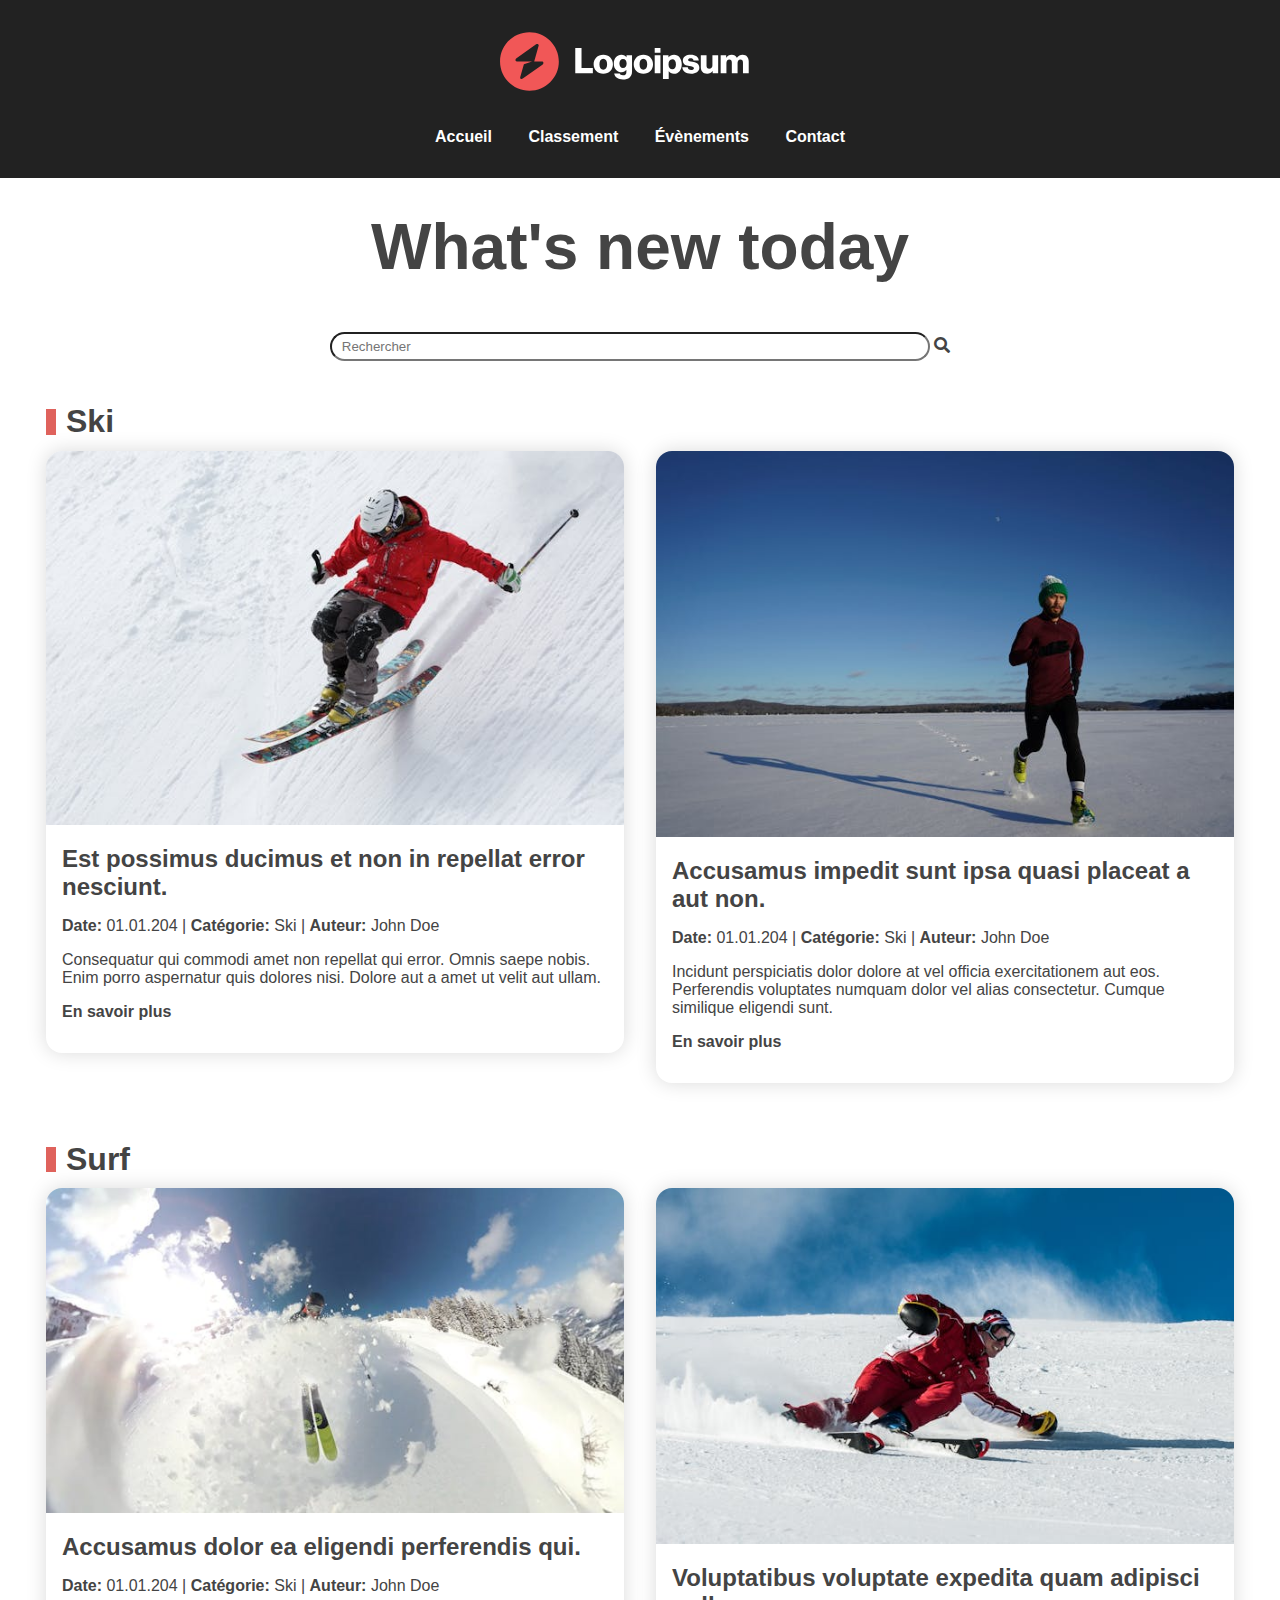
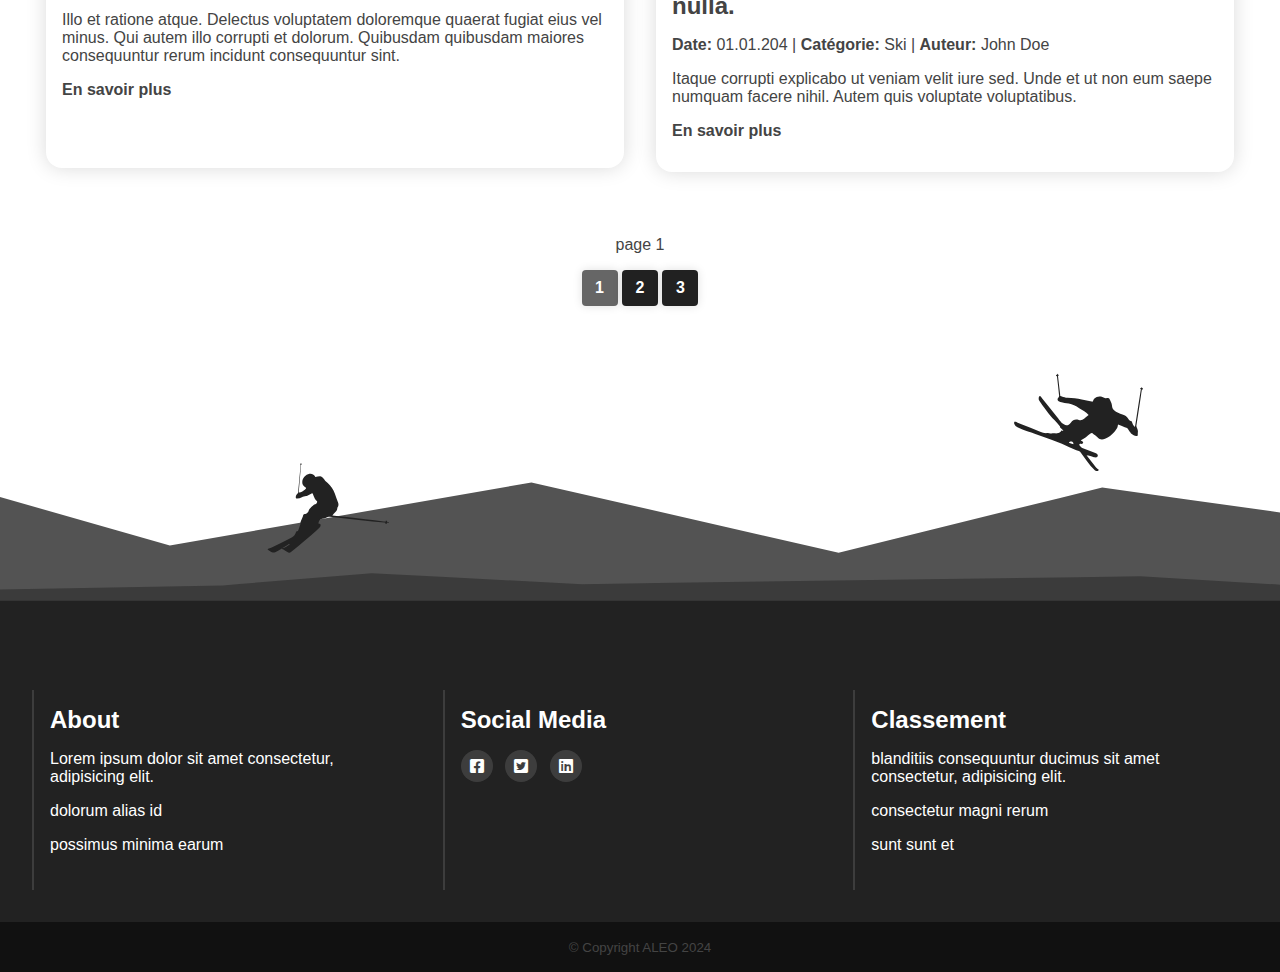
<file: index.html>
<!DOCTYPE html>
<html lang="zxx">

<head>
    <meta charset="UTF-8">
    <meta name="viewport" content="width=device-width, initial-scale=1.0">
    <title>Accueil</title>
    <link rel="icon" href="https://api.dicebear.com/5.x/identicon/svg?seed=Blog-1page" type="image/x-icon">
    <link rel="stylesheet" href="https://cdnjs.cloudflare.com/ajax/libs/font-awesome/5.13.0/css/all.min.css">


    <link rel="stylesheet" href="https://cdnjs.cloudflare.com/ajax/libs/font-awesome/6.5.2/css/all.min.css" integrity="sha512-SnH5WK+bZxgPHs44uWIX+LLJAJ9/2PkPKZ5QiAj6Ta86w+fsb2TkcmfRyVX3pBnMFcV7oQPJkl9QevSCWr3W6A==" crossorigin="anonymous" referrerpolicy="no-referrer" />

    <link rel="stylesheet" href="css/master.css">
</head>

<body>
    <!-- EN-TETE DU SITE -->
    <header>
        <div class="header__container">
            <nav>
                <div>
                    <a id="logo" class="link" href="index.html">
                        <!-- LOGO -->
                        <img src="images/logo.svg" width="100" alt="Logo">
                    </a>
                </div>
                <div>
                    <a class="link" href="index.html">Accueil</a>
                    <a class="link" href="#">Classement</a>
                    <a class="link" href="#">Évènements</a>
                    <a class="link" href="contact.html">Contact</a>
                </div>
            </nav>

        </div>
    </header>
    <!-- CONTENU PRINCIPAL DE LA PAGE (UNIQUE) -->
    <main>
        <h1>What's new today</h1>
        <div>
            <form id="recherche">
                <label for="searchbar">
                    <input id="searchbar" class="searchbar" type="search" placeholder="Rechercher">
                    <i class="fas fa-search fx"></i>
                </label>
            </form>
        </div>
        <section>
            <h2>Ski</h2>
            <div class="container">
                <article class="post">
                    <div class="post__img">

                        <!-- <p>New</p> -->
                        <img src="images/winter-sport-5.jpg" alt="alt text" width="1600"
                            height="900">
                    </div>
                    <div class="post__text">
                        <h3>Est possimus ducimus et non in repellat error nesciunt.</h3>
                        <p class="post__meta">
                            <span><b>Date: </b> 01.01.204</span> |
                            <span><b>Catégorie: </b> <span>Ski</span></span> |
                            <span><b>Auteur: </b> <span>John Doe</span></span>
                        </p>
                        <p class="post__excerpt">
                            Consequatur qui commodi amet non repellat qui error. Omnis saepe nobis. Enim porro
                            aspernatur quis dolores nisi. Dolore aut a amet ut velit aut ullam.
                        </p>
                        <p>
                            <a href="post-1.html">En savoir plus</a>
                        </p>
                    </div>
                </article>
                <article class="post">
                    <div class="post__img">

                        <!-- <p>New</p> -->
                        <img src="images/winter-sport-1.jpg" alt="alt text" width="1600"
                            height="900">
                    </div>
                    <div class="post__text">
                        <h3>Accusamus impedit sunt ipsa quasi placeat a aut non.</h3>
                        <p class="post__meta">
                            <span><b>Date: </b>
                                <time>01.01.204</time>
                            </span> |
                            <span><b>Catégorie: </b> <span>Ski</span></span> |
                            <span><b>Auteur: </b> <span>John Doe</span></span>
                        </p>
                        <p class="post__excerpt">Incidunt perspiciatis dolor dolore at vel officia exercitationem aut
                            eos. Perferendis
                            voluptates numquam dolor vel alias consectetur. Cumque similique eligendi sunt.</p>
                        <p>
                            <a href="#">En savoir plus</a>
                        </p>
                    </div>
                </article>
            </div>
        </section>
        <section>
            <h2>Surf</h2>
            <div class="container">
                <article class="post">
                    <div class="post__img">

                        <!-- <p>New</p> -->
                        <img src="images/winter-sport-3.jpg" alt="alt text" width="1600"
                            height="900">
                    </div>
                    <div class="post__text">
                        <h3>Accusamus dolor ea eligendi perferendis qui.</h3>

                        <p class="post__meta">
                            <span><b>Date: </b> <span>01.01.204</span></span> |
                            <span><b>Catégorie: </b> <span>Ski</span></span> |
                            <span><b>Auteur: </b> <span>John Doe</span></span>
                        </p>
                        <p>Illo et ratione atque. Delectus voluptatem doloremque quaerat fugiat eius vel minus. Qui
                            autem illo
                            corrupti et dolorum. Quibusdam quibusdam maiores consequuntur rerum incidunt consequuntur
                            sint. </p>
                        <p>
                            <a href="#">En savoir plus</a>
                        </p>
                    </div>
                </article>
                <article class="post">
                    <div class="post__img">

                        <!-- <p>New</p> -->
                        <img src="images/winter-sport-4.jpg" alt="alt text" width="1600"
                            height="900">
                    </div>
                    <div class="post__text">
                        <h3>Voluptatibus voluptate expedita quam adipisci nulla.</h3>
                        <p class="post__meta">
                            <span><b>Date:</b> <span>01.01.204</span></span> |
                            <span><b>Catégorie: </b> <span>Ski</span></span> |
                            <span><b>Auteur: </b> <span>John Doe</span></span>
                        </p>
                        <p>Itaque corrupti explicabo ut veniam velit iure sed. Unde et ut non eum saepe numquam facere
                            nihil.
                            Autem quis voluptate voluptatibus.</p>
                        <p>
                            <a href="#">En savoir plus</a>
                        </p>
                    </div>
                </article>
            </div>
        </section>
        <div class="pagination">
            <p class="pages__title">page 1</p>
            <div class="pages">
                <a href="index.html" class="pages__button radius fx active">
                    <p>1</p>
                </a>
                <a href="#" class="pages__button radius fx">
                    <p>2</p>
                </a>
                <a href="#" class="pages__button radius fx">
                    <p>3</p>
                </a>
            </div>
        </div>
    </main>

    <div class="design">
    </div>

    <!-- PIED DE PAGE -->
    <footer>

        <div class="footer__container">
            <section>
                <h3>About</h3>
                <p>Lorem ipsum dolor sit amet consectetur, adipisicing elit. </p>
                <p>dolorum alias id</p>
                <p>possimus minima earum</p>
            </section>
            <section>
                <h3>Social Media</h3>
                <div class="rs">
                    <span class="rs__icon">
                        <i class="fab fa-facebook-square"></i>
                    </span>
                    <span class="rs__icon">
                        <i class="fab fa-twitter-square"></i>
                    </span>
                    <span class="rs__icon">
                        <i class="fab fa-linkedin"></i>
                    </span>
                </div>
            </section>
            <section>
                <h3>Classement</h3>
                <p>blanditiis consequuntur ducimus sit amet consectetur, adipisicing elit. </p>
                <p>consectetur magni rerum</p>
                <p>sunt sunt et</p>
            </section>
        </div>

        <p class="footer__copyright"><small>© Copyright ALEO 2024 </small></p>

    </footer>
</body>

</html>
</file>
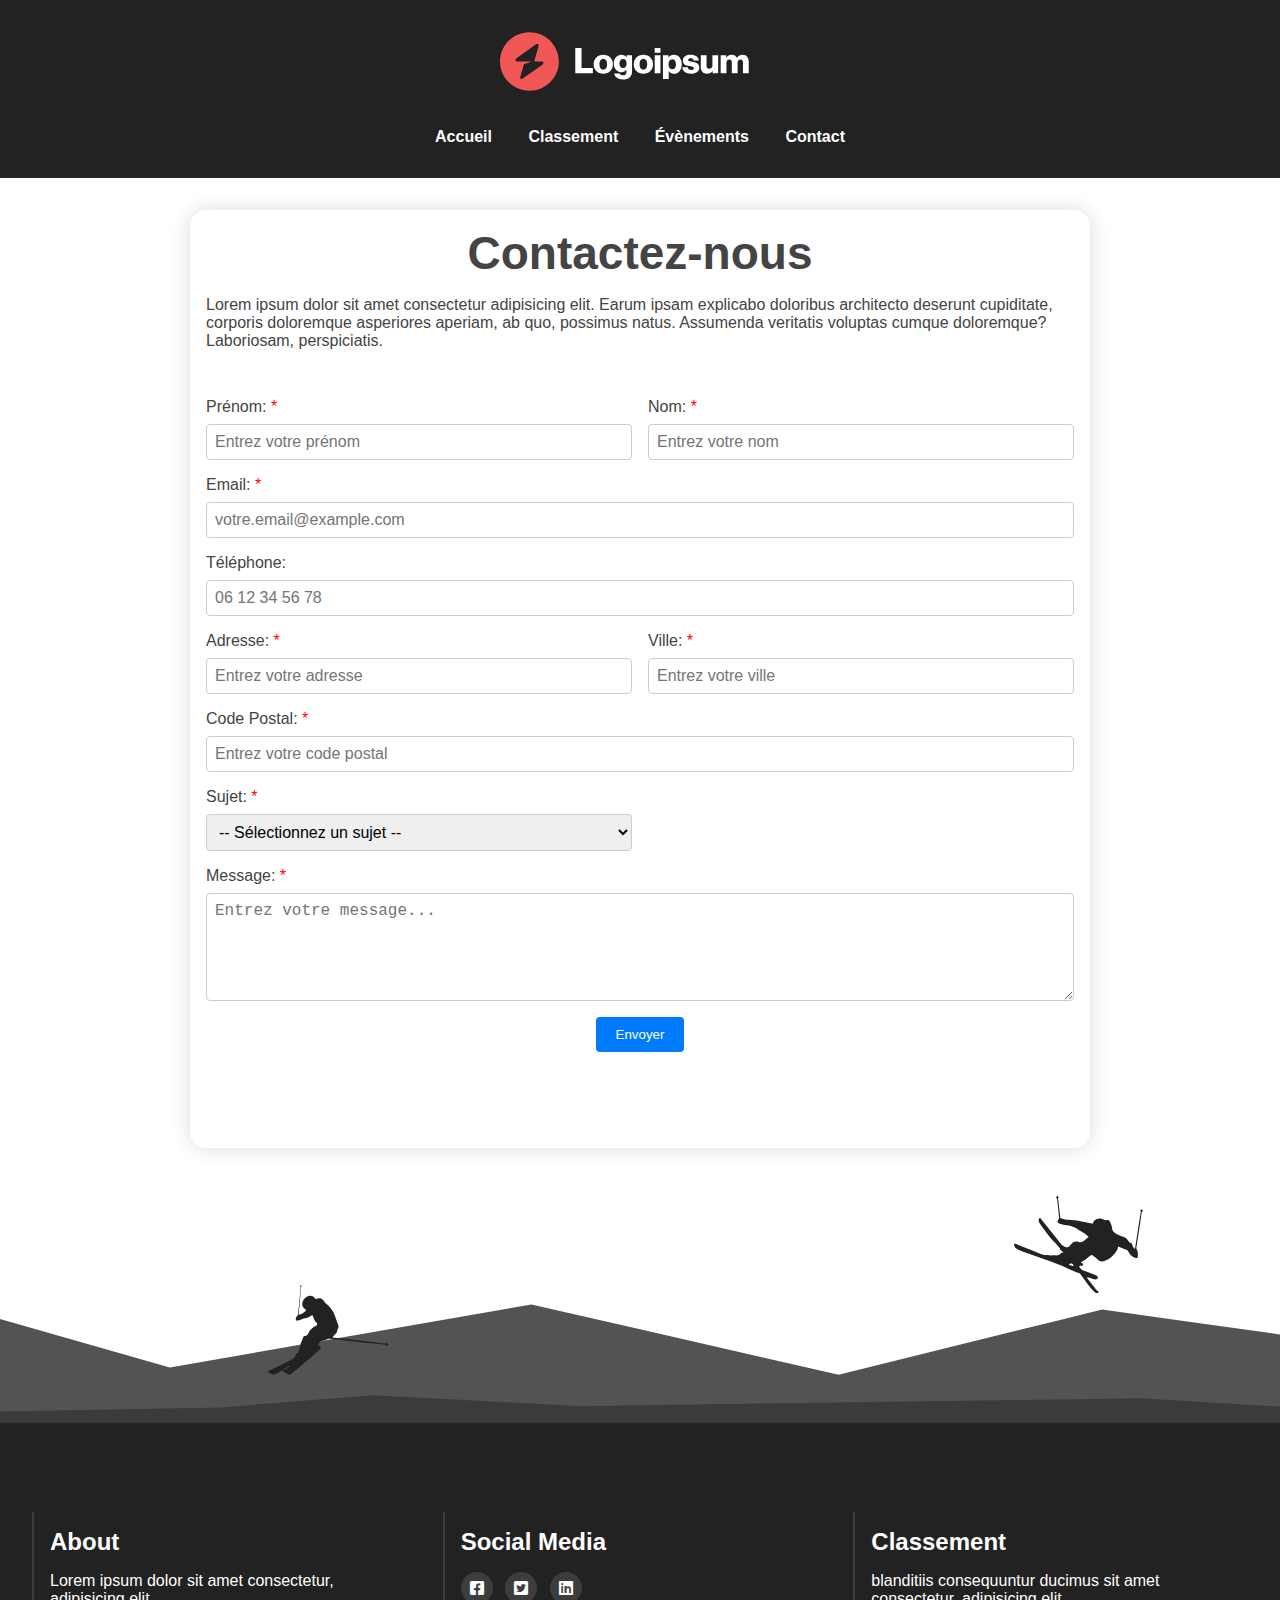
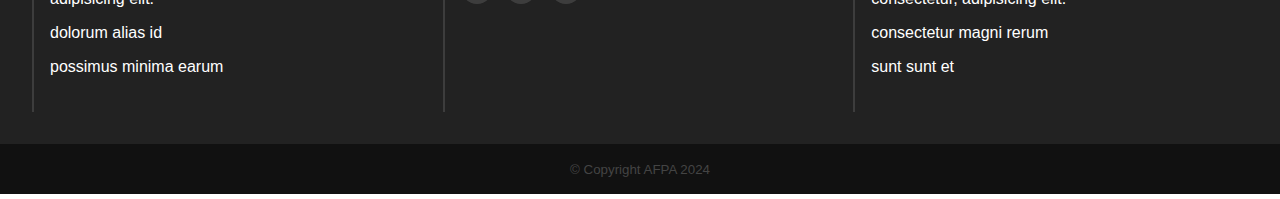
<file: contact.html>
<!DOCTYPE html>
<html lang="zxx">

<head>
  <meta charset="UTF-8" />
  <meta name="viewport" content="width=device-width, initial-scale=1.0" />
  <title>Event</title>
  <link rel="icon" href="https://api.dicebear.com/5.x/identicon/svg?seed=Blog-1page" type="image/x-icon" />
  <link rel="stylesheet" href="https://cdnjs.cloudflare.com/ajax/libs/font-awesome/5.13.0/css/all.min.css" />
  <link rel="stylesheet" href="css/master.css" />
  <style>
    .d-flex {
      display: flex;
    }

    .fd-col {
      flex-direction: column;
    }

    .flex-wrap {
      flex-wrap: wrap;
    }

    .jc-c {
      justify-content: center;
    }

    .ai-c {
      align-items: center;
    }

    .g-8 {
      gap: 8px;
    }

    .g-16 {
      gap: 16px;
    }

    .flex-1 {
      flex: 1;
    }

    .f-1-1-300 {
      flex: 1 1 300px;
    }

    .p-16 {
      padding: 16px;
    }

    .w-full {
      width: 100%;
    }

    .btn {
      padding: 10px 20px;
      background-color: #007bff;
      color: white;
      border: none;
      border-radius: 4px;
      cursor: pointer;
      transition: background-color 0.3s;
    }

    .btn:hover {
      background-color: #0056b3;
    }

    label {
      text-align: left;
    }

    input,
    textarea,
    select {
      padding: 8px;
      border: 1px solid #ccc;
      border-radius: 4px;
      font-size: 16px;
    }
  </style>
</head>

<body>
  <!-- EN-TETE DU SITE -->
  <header>
    <div class="header__container">
      <nav>
        <div>
          <a id="logo" class="link" href="index.html">
            <!-- LOGO -->
            <img src="images/logo.svg" width="100" alt="Logo" />
          </a>
        </div>
        <div>
          <a class="link" href="index.html">Accueil</a>
          <a class="link" href="#">Classement</a>
          <a class="link" href="#">Évènements</a>
          <a class="link" href="#">Contact</a>
        </div>
      </nav>
    </div>
  </header>
  <!-- CONTENU PRINCIPAL DE LA PAGE (UNIQUE) -->
  <main>
    <article class="single">
      <div class="p-16">
        <h1>Contactez-nous</h1>
        <p>
          Lorem ipsum dolor sit amet consectetur adipisicing elit. Earum ipsam
          explicabo doloribus architecto deserunt cupiditate, corporis
          doloremque asperiores aperiam, ab quo, possimus natus. Assumenda
          veritatis voluptas cumque doloremque? Laboriosam, perspiciatis.
        </p>
      </div>
      <form id="contact-form" class="contact-form p-16 d-flex fd-col g-16 jc-c ai-c" action="#" method="post">
        <div class="d-flex flex-wrap g-16 w-full">
          <div class="d-flex fd-col g-8 w-full f-1-1-300">
            <label class="w-full" for="first-name">Prénom: <span style="color: red">*</span></label>
            <input class="w-full" type="text" id="first-name" name="first_name" placeholder="Entrez votre prénom"
              required />
          </div>
          <div class="d-flex fd-col g-8 w-full f-1-1-300">
            <label class="w-full" for="last-name">Nom: <span style="color: red">*</span></label>
            <input class="w-full" type="text" id="last-name" name="last_name" placeholder="Entrez votre nom" required />
          </div>
        </div>
        <div class="d-flex flex-wrap g-16 w-full">
          <div class="d-flex fd-col g-8 w-full">
            <label class="w-full" for="email">Email: <span style="color: red">*</span></label>
            <input class="w-full" type="email" id="email" name="email" placeholder="votre.email@example.com" required />
          </div>
          <div class="d-flex fd-col g-8 w-full">
            <label class="w-full" for="phone">Téléphone:</label>
            <input class="w-full" type="tel" id="phone" name="phone" placeholder="06 12 34 56 78" />
          </div>
        </div>
        <div class="d-flex flex-wrap g-16 w-full">
          <!-- Ajouter adresse, code postal et ville -->

          <div class="d-flex fd-col g-8 f-1-1-300">
            <label class="w-full" for="address">Adresse: <span style="color: red">*</span></label>
            <input class="w-full" type="text" id="address" name="address" placeholder="Entrez votre adresse" required />
          </div>
          <div class="d-flex fd-col g-8 f-1-1-300">
            <label class="w-full" for="city">Ville: <span style="color: red">*</span></label>
            <input class="w-full" type="text" id="city" name="city" placeholder="Entrez votre ville" required />
          </div>
          <div class="d-flex fd-col g-8 f-1-1-300">
            <label class="w-full" for="postal-code">Code Postal: <span style="color: red">*</span></label>
            <input class="w-full" type="text" id="postal-code" name="postal_code" placeholder="Entrez votre code postal"
              readonly required />
          </div>
        </div>
        <div class="d-flex g-16 w-full">
          <div class="d-flex fd-col g-8 flex-1">
            <label class="w-full" for="subject">Sujet: <span style="color: red">*</span></label>
            <select class="w-full" id="subject" name="subject" required>
              <option value="" disabled selected>
                -- Sélectionnez un sujet --
              </option>
              <option value="general">Général</option>
              <option value="support">Support</option>
              <option value="feedback">Retour d'information</option>
            </select>
          </div>
          <div class="flex-1"></div>
        </div>

        <div class="d-flex fd-col g-8 w-full">
          <label class="w-full" for="message">Message: <span style="color: red">*</span></label>
          <textarea class="w-full" id="message" name="message" rows="5" placeholder="Entrez votre message..."
            required></textarea>
        </div>

        <button class="btn" type="submit">Envoyer</button>
      </form>
      <div class="p-16">
        <p id="result" class="p-16"></p>
      </div>
    </article>
  </main>

  <div class="design"></div>

  <!-- PIED DE PAGE -->
  <footer>
    <div class="footer__container">
      <section>
        <h3>About</h3>
        <p>Lorem ipsum dolor sit amet consectetur, adipisicing elit.</p>
        <p>dolorum alias id</p>
        <p>possimus minima earum</p>
      </section>
      <section>
        <h3>Social Media</h3>
        <div class="rs">
          <span class="rs__icon">
            <i class="fab fa-facebook-square"></i>
          </span>
          <span class="rs__icon">
            <i class="fab fa-twitter-square"></i>
          </span>
          <span class="rs__icon">
            <i class="fab fa-linkedin"></i>
          </span>
        </div>
      </section>
      <section>
        <h3>Classement</h3>
        <p>
          blanditiis consequuntur ducimus sit amet consectetur, adipisicing
          elit.
        </p>
        <p>consectetur magni rerum</p>
        <p>sunt sunt et</p>
      </section>
    </div>

    <p class="footer__copyright"><small>© Copyright AFPA 2024 </small></p>
  </footer>

  <script>
    const form = document.querySelector("#contact-form");
    const resultDiv = document.querySelector("#result");
    // URL de l'API
    const url = "https://api-adresse.data.gouv.fr/search/";

    const params = {
      q: "marseille",
      type: "municipality",
      limit: 1,
    };

    if (form && resultDiv) {
      // Extraire automatiquement tous les champs du formulaire

      [...form.elements].forEach((element) => {
        element.addEventListener("invalid", (event) => {
          event.target.style.borderColor = "red";
        });
        element.addEventListener("input", async (event) => {
          console.log(event.target.value);
          if (event.target.value === "" || event.target.value.length < 2 || event.target.value.length > 50) {
            event.target.style.borderWidth = "2px";
            event.target.style.borderColor = "red";
            // Add adjacent error message
            element.setCustomValidity(
              "Votre nom ou prénom doit contenir entre 2 et 50 caractères."
            );
          } else {
            event.target.style.borderWidth = "2px";
            event.target.style.borderColor = "green";
            event.target.setCustomValidity("");
          }
          if (event.target.name === "city" && event.target.value.length >= 3) {
            form.elements.postal_code.value = await getResults(event.target.value);
          }
        });
      });
    }

    async function citySearch(url, params) {
      // Construire l'URL avec les paramètres

      const request =
        url +
        "?q=" +
        params.q +
        "&type=" +
        params.type +
        "&limit=" +
        params.limit;
      try {
        const response = await fetch(request, {
          method: "GET",
          headers: {
            "Content-Type": "application/json",
          },
        });
        if (!response.ok) {
          throw new Error(`HTTP error! status: ${response.status}`);
        }
        const data = await response.json();
        console.dir(data);

        return data;
      } catch (error) {
        console.error("Erreur lors de la récupération des données :", error);
        return null;
      }
    }

    async function getResults(saerchterm) {
      if (saerchterm.length < 3) return "Aucun résultat";
      params.q = saerchterm;
      const data = await citySearch(url, params);
      if (data && data.features && data.features.length > 0) {
        const postalCode = data.features[0].properties.postcode;
        return postalCode;
      } else {
        return "Aucun résultat";
      }
    }
  </script>
</body>

</html>
</file>
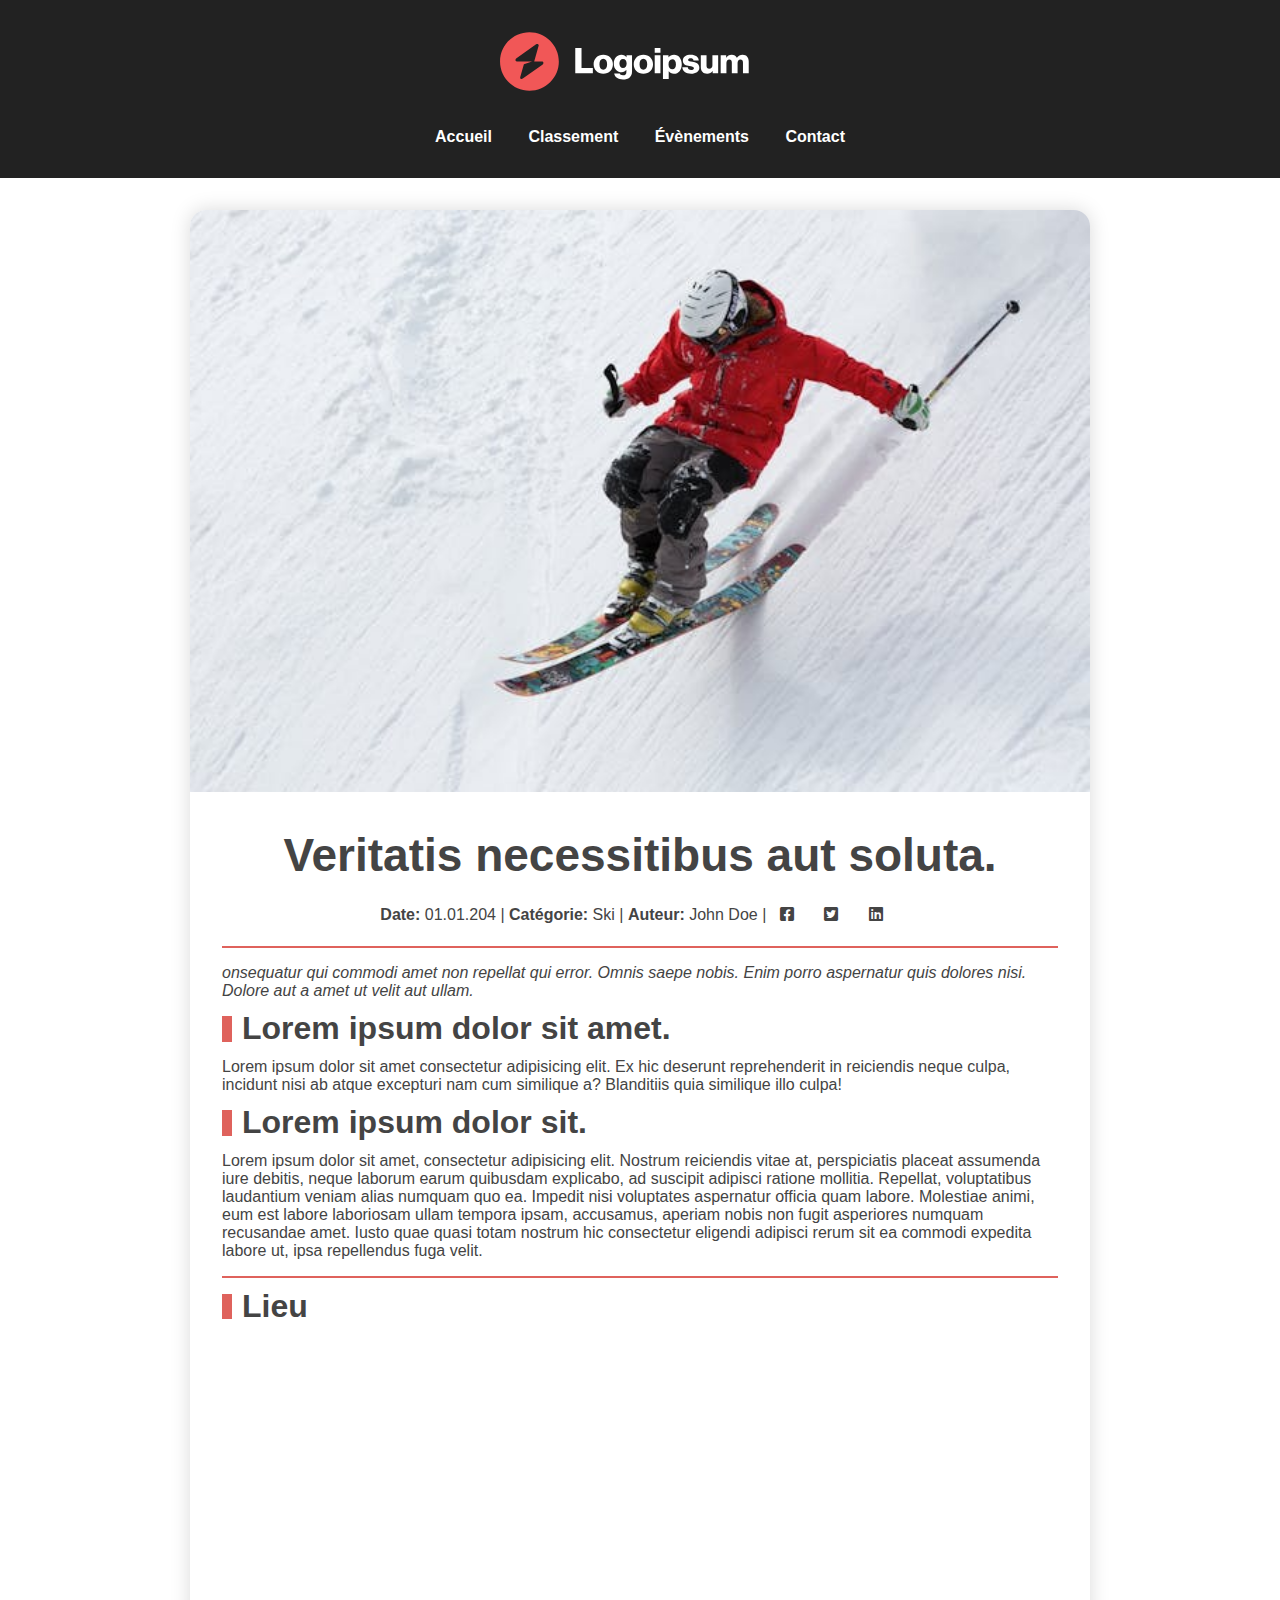
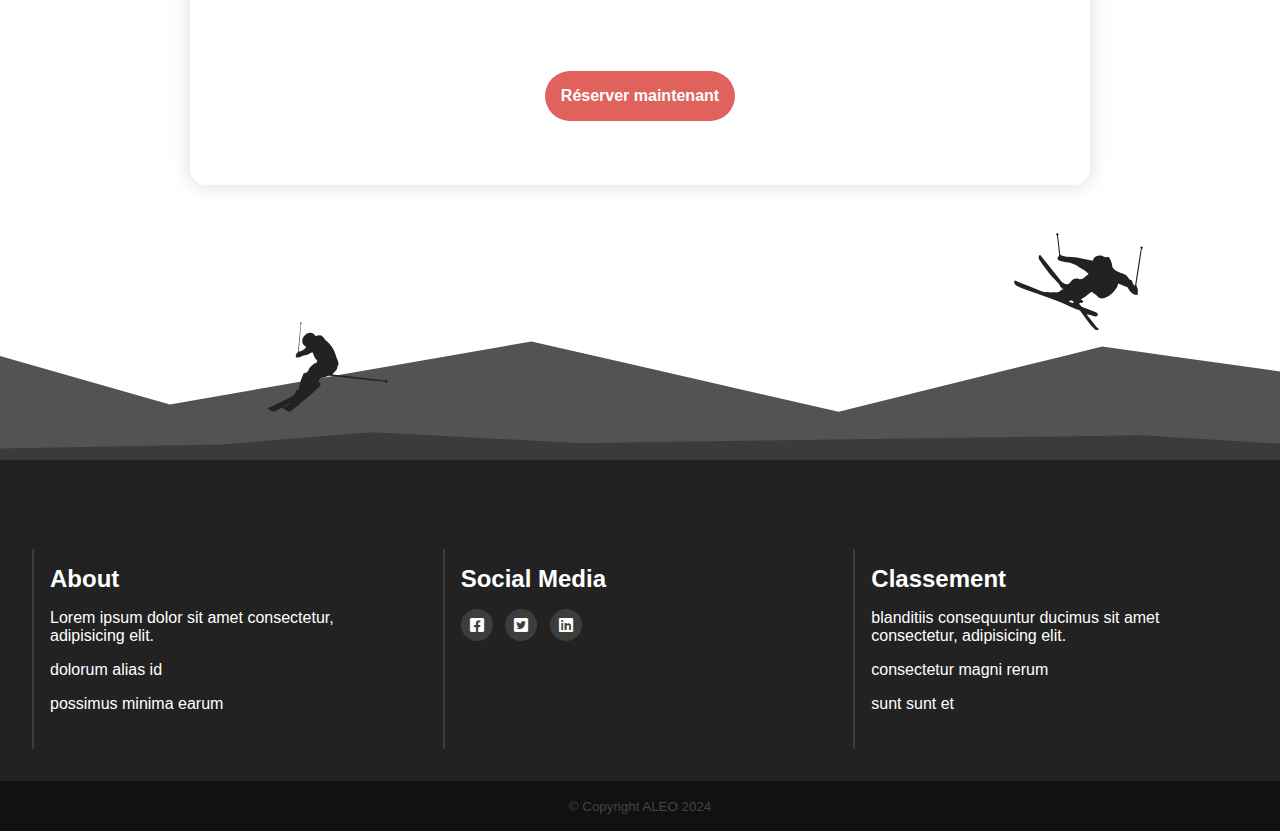
<file: post-1.html>
<!DOCTYPE html>
<html lang="zxx">

<head>
    <meta charset="UTF-8">
    <meta name="viewport" content="width=device-width, initial-scale=1.0">
    <title>Event</title>
    <link rel="icon" href="https://api.dicebear.com/5.x/identicon/svg?seed=Blog-1page" type="image/x-icon">
    <link rel="stylesheet" href="https://cdnjs.cloudflare.com/ajax/libs/font-awesome/5.13.0/css/all.min.css">
    <link rel="stylesheet" href="css/master.css">
</head>

<body>
    <!-- EN-TETE DU SITE -->
    <header>
        <div class="header__container">
            <nav>
                <div>
                    <a id="logo" class="link" href="index.html">
                        <!-- LOGO -->
                        <img src="images/logo.svg" width="100" alt="Logo">
                    </a>
                </div>
                <div>
                    <a class="link" href="index.html">Accueil</a>
                    <a class="link" href="#">Classement</a>
                    <a class="link" href="#">Évènements</a>
                    <a class="link" href="#">Contact</a>
                </div>
            </nav>

        </div>
    </header>
    <!-- CONTENU PRINCIPAL DE LA PAGE (UNIQUE) -->
    <main>

        <article class="single">
            <div class="single__img">

                <!-- <p>New</p> -->
                <img src="images/winter-sport-5.jpg" alt="alt text" width="1600" height="900">
            </div>
            <div class="single__text">
                <h1>Veritatis necessitibus aut soluta.</h1>
                <p class="single__meta">
                    <span><b>Date: </b> 01.01.204</span> |
                    <span><b>Catégorie: </b><span>Ski</span>
                </span> |
                    <span><b>Auteur: </b> <span>John Doe</span></span> |
                    <span>
                        <a href="#" class="rs__icon">
                            <i class="fab fa-facebook-square"></i>
                        </a>
                        <a href="#" class="rs__icon">
                            <i class="fab fa-twitter-square"></i>
                        </a>
                        <a href="#" class="rs__icon">
                            <i class="fab fa-linkedin"></i>
                        </a>
                    </span>
                </p>
                <hr>
                <p class="single__description">
                    <em>
                        onsequatur qui commodi amet non repellat qui error. Omnis saepe nobis. Enim porro
                        aspernatur quis dolores nisi. Dolore aut a amet ut velit aut ullam.
                    </em>
                </p>
                <h2>Lorem ipsum dolor sit amet.</h2>
                <p>Lorem ipsum dolor sit amet consectetur adipisicing elit. Ex hic deserunt reprehenderit in reiciendis
                    neque culpa, incidunt nisi ab atque excepturi nam cum similique a? Blanditiis quia similique illo
                    culpa!</p>
                <h2>Lorem ipsum dolor sit.</h2>
                <p>Lorem ipsum dolor sit amet, consectetur adipisicing elit. Nostrum reiciendis vitae at, perspiciatis
                    placeat assumenda iure debitis, neque laborum earum quibusdam explicabo, ad suscipit adipisci
                    ratione mollitia. Repellat, voluptatibus laudantium veniam alias numquam quo ea. Impedit nisi
                    voluptates aspernatur officia quam labore. Molestiae animi, eum est labore laboriosam ullam tempora
                    ipsam, accusamus, aperiam nobis non fugit asperiores numquam recusandae amet. Iusto quae quasi totam
                    nostrum hic consectetur eligendi adipisci rerum sit ea commodi expedita labore ut, ipsa repellendus
                    fuga velit.</p>
                <hr>
                <h2>Lieu</h2>
                <iframe
                    src="https://www.google.com/maps/embed?pb=!1m18!1m12!1m3!1d733674.5050571646!2d6.442249941810734!3d44.08508728562085!2m3!1f0!2f0!3f0!3m2!1i1024!2i768!4f13.1!3m3!1m2!1s0x12cc903d40b05e4f%3A0xdfc883de133ff006!2sPra%20Loup!5e0!3m2!1sfr!2sfr!4v1709582638515!5m2!1sfr!2sfr"
                    width="800" height="600" style="border:0;" allowfullscreen="" loading="lazy"
                    referrerpolicy="no-referrer-when-downgrade">
                </iframe>
                <div class="single__reservation">
                    <a href="#">Réserver maintenant</a>
                </div>
            </div>
        </article>


    </main>

    <div class="design">
    </div>

    <!-- PIED DE PAGE -->
    <footer>

        <div class="footer__container">
            <section>
                <h3>About</h3>
                <p>Lorem ipsum dolor sit amet consectetur, adipisicing elit. </p>
                <p>dolorum alias id</p>
                <p>possimus minima earum</p>
            </section>
            <section>
                <h3>Social Media</h3>
                <div class="rs">
                    <span class="rs__icon">
                        <i class="fab fa-facebook-square"></i>
                    </span>
                    <span class="rs__icon">
                        <i class="fab fa-twitter-square"></i>
                    </span>
                    <span class="rs__icon">
                        <i class="fab fa-linkedin"></i>
                    </span>
                </div>
            </section>
            <section>
                <h3>Classement</h3>
                <p>blanditiis consequuntur ducimus sit amet consectetur, adipisicing elit. </p>
                <p>consectetur magni rerum</p>
                <p>sunt sunt et</p>
            </section>
        </div>

        <p class="footer__copyright"><small>© Copyright ALEO 2024 </small></p>

    </footer>
</body>

</html>
</file>
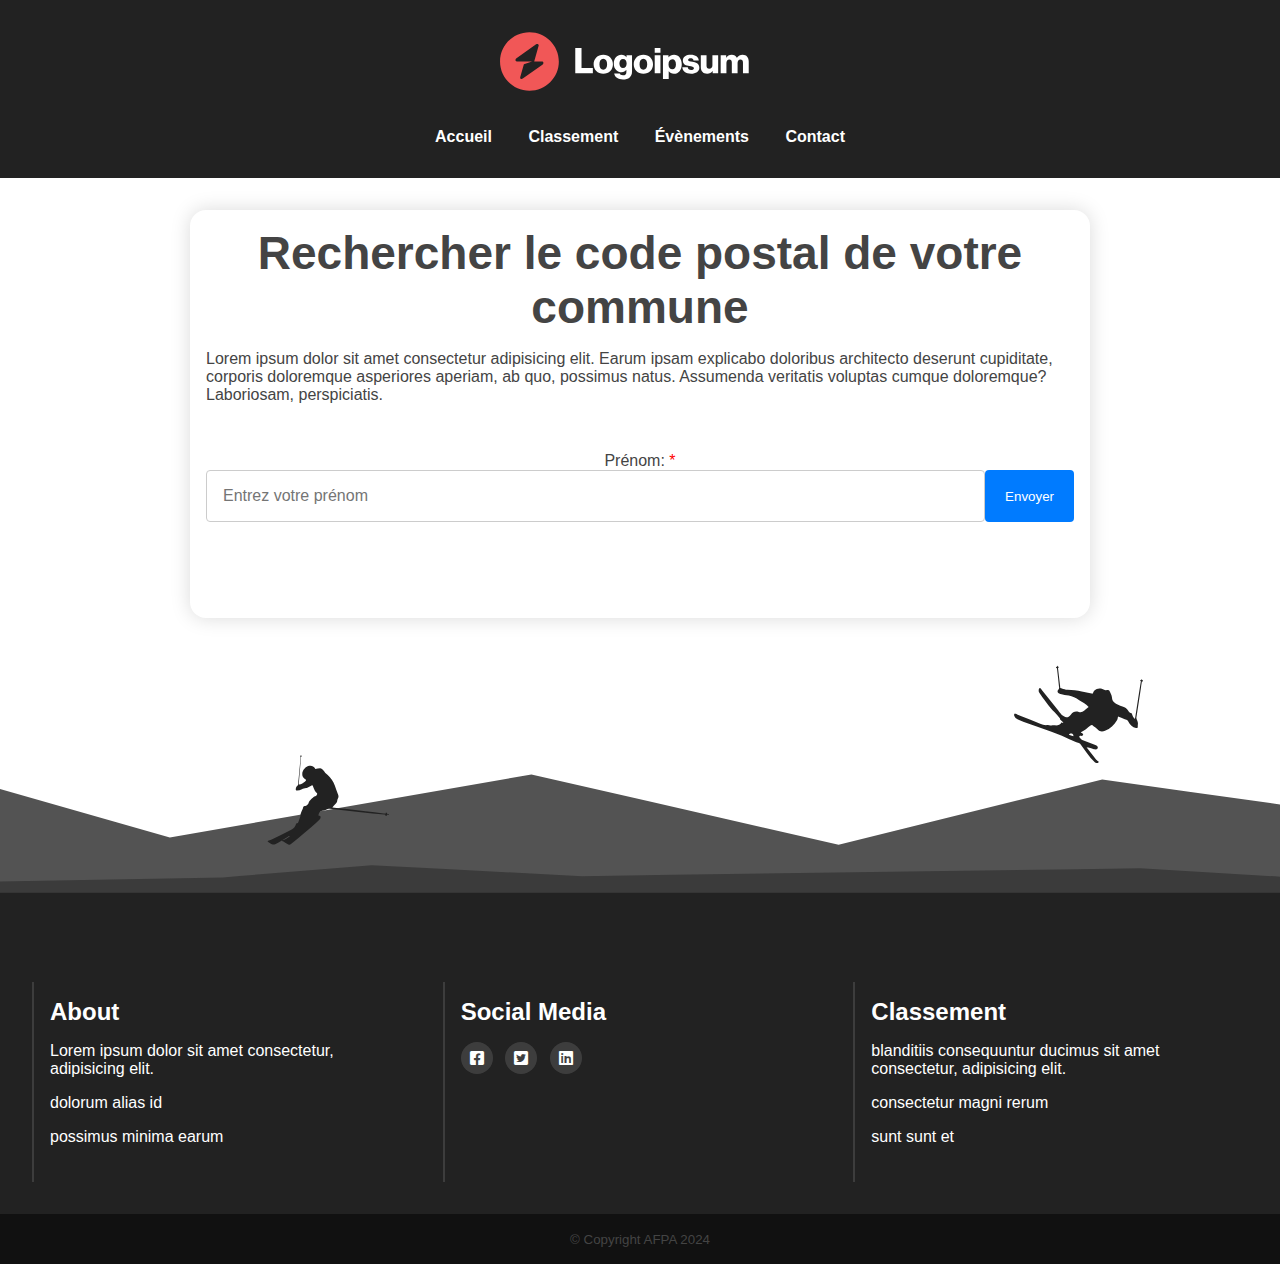
<file: cp/cp.1.html>
<!DOCTYPE html>
<html lang="zxx">

<head>
  <meta charset="UTF-8">
  <meta name="viewport" content="width=device-width, initial-scale=1.0">
  <title>Code postal</title>
  <link rel="icon" href="https://api.dicebear.com/5.x/identicon/svg?seed=Blog-1page" type="image/x-icon">
  <link rel="stylesheet" href="https://cdnjs.cloudflare.com/ajax/libs/font-awesome/5.13.0/css/all.min.css">
  <link rel="stylesheet" href="/css/master.css">
  <style>
    .d-flex {
      display: flex;
    }

    .fd-col {
      flex-direction: column;
    }

    .flex-wrap {
      flex-wrap: wrap;
    }

    .jc-c {
      justify-content: center;
    }

    .ai-c {
      align-items: center;
    }

    .g-8 {
      gap: 8px;
    }

    .g-16 {
      gap: 16px;
    }

    .flex-1 {
      flex: 1;
    }

    .p-16 {
      padding: 16px;
    }

    .w-full {
      width: 100%;
    }

    .btn {
      padding: 10px 20px;
      background-color: #007bff;
      color: white;
      border: none;
      border-radius: 4px;
      cursor: pointer;
      transition: background-color 0.3s;
    }

    .btn:hover {
      background-color: #0056b3;
    }

    label {
      text-align: left;
    }

    input,
    textarea,
    select {
      padding: 16px;
      border: 1px solid #ccc;
      border-radius: 4px;
      font-size: 16px;
    }
  </style>
</head>

<body>
  <!-- EN-TETE DU SITE -->
  <header>
    <div class="header__container">
      <nav>
        <div>
          <a id="logo" class="link" href="index.html">
            <!-- LOGO -->
            <img src="/images/logo.svg" width="100" alt="Logo">
          </a>
        </div>
        <div>
          <a class="link" href="index.html">Accueil</a>
          <a class="link" href="#">Classement</a>
          <a class="link" href="#">Évènements</a>
          <a class="link" href="#">Contact</a>
        </div>
      </nav>
    </div>
  </header>
  <!-- CONTENU PRINCIPAL DE LA PAGE (UNIQUE) -->
  <main>
    <article class="single">
      <div class="p-16">
        <h1>Rechercher le code postal de votre commune</h1>
        <p>
          Lorem ipsum dolor sit amet consectetur adipisicing elit. Earum ipsam
          explicabo doloribus architecto deserunt cupiditate, corporis
          doloremque asperiores aperiam, ab quo, possimus natus. Assumenda
          veritatis voluptas cumque doloremque? Laboriosam, perspiciatis.
        </p>
      </div>
      <form id="contact-form" class="contact-form p-16 g-16 jc-c ai-c" action="#" method="post">
        <div class="">
          <label class="w-full" for="city-name">Prénom: <span style="color: red;">*</span></label>
          <div class="d-flex w-full">
            <input class="w-full" type="text" id="city-name" name="city-name" placeholder="Entrez votre prénom"
              required>
            <button class="btn" type="submit">Envoyer</button>
          </div>

        </div>
      </form>
      <div class="p-16">
        <p id="result" class="p-16"></p>
      </div>
    </article>
  </main>

  <div class="design"></div>

  <!-- PIED DE PAGE -->
  <footer>
    <div class="footer__container">
      <section>
        <h3>About</h3>
        <p>Lorem ipsum dolor sit amet consectetur, adipisicing elit.</p>
        <p>dolorum alias id</p>
        <p>possimus minima earum</p>
      </section>
      <section>
        <h3>Social Media</h3>
        <div class="rs">
          <span class="rs__icon">
            <i class="fab fa-facebook-square"></i>
          </span>
          <span class="rs__icon">
            <i class="fab fa-twitter-square"></i>
          </span>
          <span class="rs__icon">
            <i class="fab fa-linkedin"></i>
          </span>
        </div>
      </section>
      <section>
        <h3>Classement</h3>
        <p>
          blanditiis consequuntur ducimus sit amet consectetur, adipisicing
          elit.
        </p>
        <p>consectetur magni rerum</p>
        <p>sunt sunt et</p>
      </section>
    </div>

    <p class="footer__copyright"><small>© Copyright AFPA 2024 </small></p>
  </footer>

  <script>
    const form = document.querySelector("#contact-form");
    const resultDiv = document.querySelector("#result");
    if (form) {
      // Extraire automatiquement tous les champs du formulaire



      // URL de l'API
      const url = "https://api-adresse.data.gouv.fr/search/"

      const commune = "Marseille"
      // Paramètres
      let params = {
        q: commune,
        type: "municipality",  // Chercher seulement les communes
        limit: 1 //Limiter à 1 résultat
      }

      async function citySearch(params) {
        // Construire l'URL avec les paramètres
        const queryString = new URLSearchParams(params).toString();
        const requestUrl = `${url}?${queryString}`;

        try {
          const response = await fetch(requestUrl);
          if (!response.ok) {
            throw new Error(`HTTP error! status: ${response.status}`);
          }
          const data = await response.json();
          console.dir(data);

          return data;
        } catch (error) {
          console.error("Erreur lors de la récupération des données :", error);
          return null;
        }
      }

      console.log(citySearch(params));


      async function getResults() {
        [...form.elements].forEach(element => {
          console.log(element.name, element.value);
          element.addEventListener("input", async (event) => {
            params.q = event.target.value;
            const data = await citySearch(params);
            if (data && data.features && data.features.length > 0) {
              resultDiv.textContent = data.features[0].properties.postcode;
            } else {
              resultDiv.textContent = '<p>Aucune commune trouvée</p>';
            }
          });
        });

      }
      getResults();
    }
  </script>
</body>

</html>
</file>
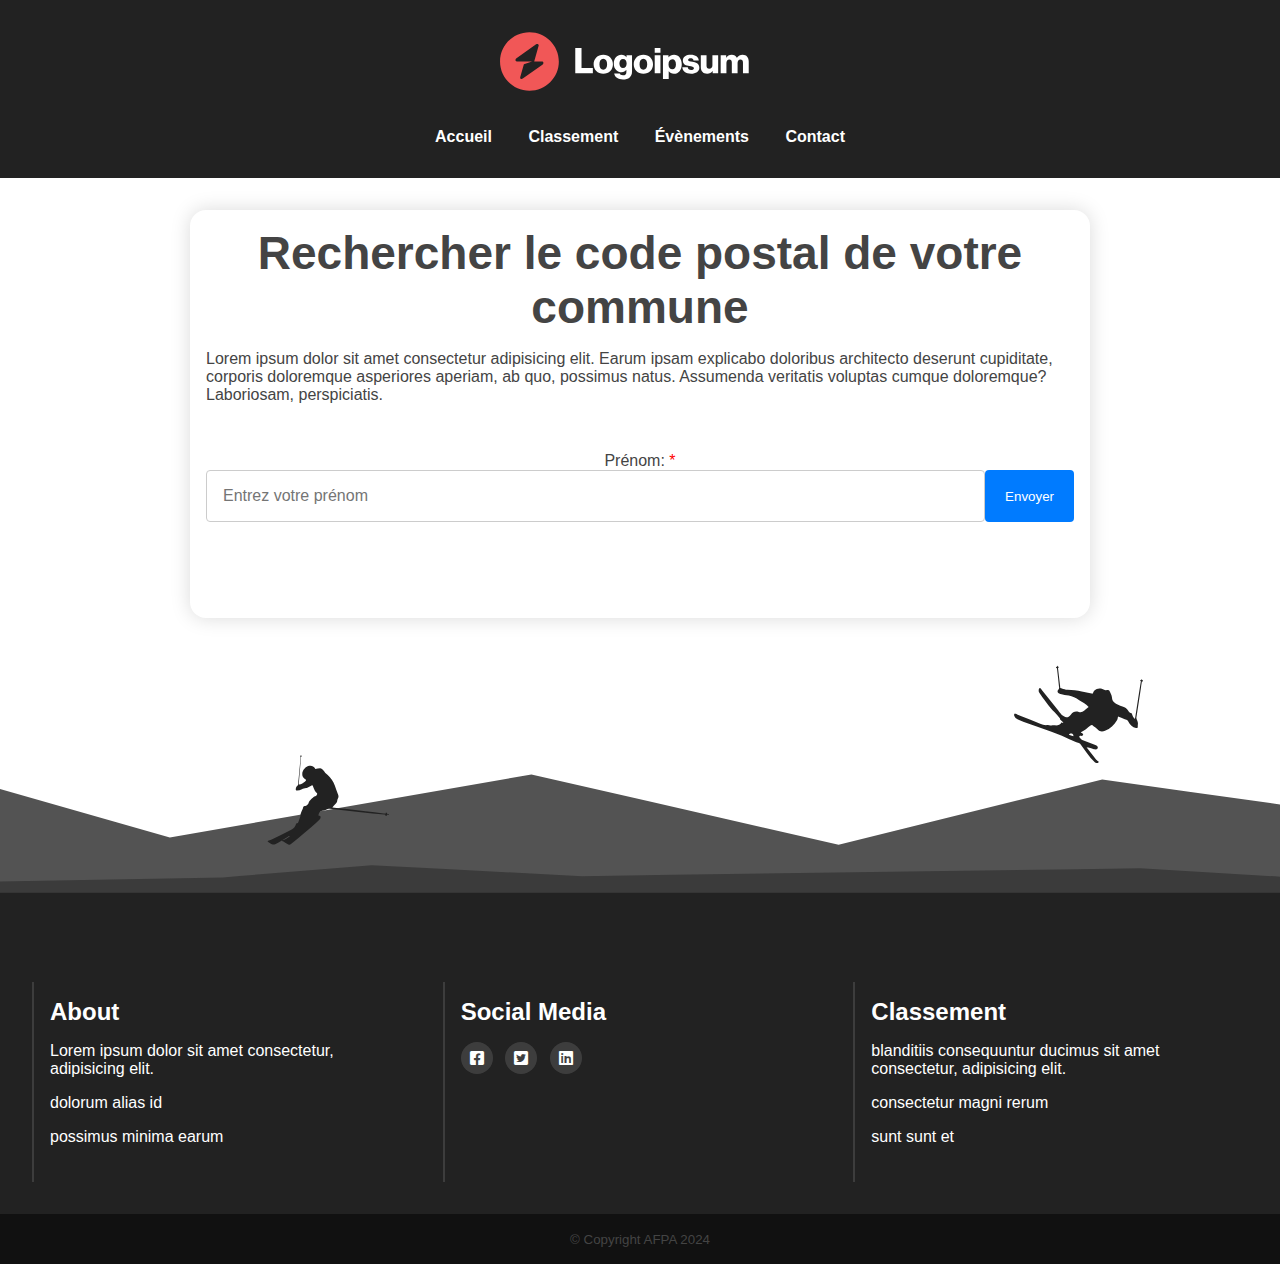
<file: cp/cp.html>
<!DOCTYPE html>
<html lang="zxx">

<head>
  <meta charset="UTF-8">
  <meta name="viewport" content="width=device-width, initial-scale=1.0">
  <title>Code postal</title>
  <link rel="icon" href="https://api.dicebear.com/5.x/identicon/svg?seed=Blog-1page" type="image/x-icon">
  <link rel="stylesheet" href="https://cdnjs.cloudflare.com/ajax/libs/font-awesome/5.13.0/css/all.min.css">
  <link rel="stylesheet" href="/css/master.css">
  <style>
    .d-flex {
      display: flex;
    }

    .fd-col {
      flex-direction: column;
    }

    .flex-wrap {
      flex-wrap: wrap;
    }

    .jc-c {
      justify-content: center;
    }

    .ai-c {
      align-items: center;
    }

    .g-8 {
      gap: 8px;
    }

    .g-16 {
      gap: 16px;
    }

    .flex-1 {
      flex: 1;
    }

    .p-16 {
      padding: 16px;
    }

    .w-full {
      width: 100%;
    }

    .btn {
      padding: 10px 20px;
      background-color: #007bff;
      color: white;
      border: none;
      border-radius: 4px;
      cursor: pointer;
      transition: background-color 0.3s;
    }

    .btn:hover {
      background-color: #0056b3;
    }

    label {
      text-align: left;
    }

    input,
    textarea,
    select {
      padding: 16px;
      border: 1px solid #ccc;
      border-radius: 4px;
      font-size: 16px;
    }
  </style>
</head>

<body>
  <!-- EN-TETE DU SITE -->
  <header>
    <div class="header__container">
      <nav>
        <div>
          <a id="logo" class="link" href="index.html">
            <!-- LOGO -->
            <img src="/images/logo.svg" width="100" alt="Logo">
          </a>
        </div>
        <div>
          <a class="link" href="index.html">Accueil</a>
          <a class="link" href="#">Classement</a>
          <a class="link" href="#">Évènements</a>
          <a class="link" href="#">Contact</a>
        </div>
      </nav>
    </div>
  </header>
  <!-- CONTENU PRINCIPAL DE LA PAGE (UNIQUE) -->
  <main>
    <article class="single">
      <div class="p-16">
        <h1>Rechercher le code postal de votre commune</h1>
        <p>
          Lorem ipsum dolor sit amet consectetur adipisicing elit. Earum ipsam
          explicabo doloribus architecto deserunt cupiditate, corporis
          doloremque asperiores aperiam, ab quo, possimus natus. Assumenda
          veritatis voluptas cumque doloremque? Laboriosam, perspiciatis.
        </p>
      </div>
      <form id="contact-form" class="contact-form p-16 g-16 jc-c ai-c" action="#" method="post">
        <div class="">
          <label class="w-full" for="city-name">Prénom: <span style="color: red;">*</span></label>
          <div class="d-flex w-full">
            <input class="w-full" type="text" id="city-name" name="city-name" placeholder="Entrez votre prénom"
              required>
            <button class="btn" type="submit">Envoyer</button>
          </div>

        </div>
      </form>
      <div class="p-16">
        <p id="result" class="p-16"></p>
      </div>
    </article>
  </main>

  <div class="design"></div>

  <!-- PIED DE PAGE -->
  <footer>
    <div class="footer__container">
      <section>
        <h3>About</h3>
        <p>Lorem ipsum dolor sit amet consectetur, adipisicing elit.</p>
        <p>dolorum alias id</p>
        <p>possimus minima earum</p>
      </section>
      <section>
        <h3>Social Media</h3>
        <div class="rs">
          <span class="rs__icon">
            <i class="fab fa-facebook-square"></i>
          </span>
          <span class="rs__icon">
            <i class="fab fa-twitter-square"></i>
          </span>
          <span class="rs__icon">
            <i class="fab fa-linkedin"></i>
          </span>
        </div>
      </section>
      <section>
        <h3>Classement</h3>
        <p>
          blanditiis consequuntur ducimus sit amet consectetur, adipisicing
          elit.
        </p>
        <p>consectetur magni rerum</p>
        <p>sunt sunt et</p>
      </section>
    </div>

    <p class="footer__copyright"><small>© Copyright AFPA 2024 </small></p>
  </footer>

  <script>
    const form = document.querySelector("#contact-form");
    const resultDiv = document.querySelector("#result");
    if (form) {
      // Extraire automatiquement tous les champs du formulaire



      // URL de l'API
      const url = "https://api-adresse.data.gouv.fr/search/"

      const params = {
        q: "marseille",
        type: "municipality",
        limit: 1
      }
  

      async function citySearch(url,params) {
        // Construire l'URL avec les paramètres
  
        const request = url + "?q=" + params.q + "&type=" + params.type + "&limit=" + params.limit
        try {
          const response = await fetch(request, {
            method: 'GET',
            headers: {
              'Content-Type': 'application/json'

            },

          });
          if (!response.ok) {
            throw new Error(`HTTP error! status: ${response.status}`);
          }
          const data = await response.json();
          console.dir(data);

          return data;
        } catch (error) {
          console.error("Erreur lors de la récupération des données :", error);
          return null;
        }
      }

      console.log(citySearch(url,params));


      async function getResults() {
        [...form.elements].forEach(element => {
          console.log(element.name, element.value);
          element.addEventListener("input", async (event) => {
            params.q = event.target.value;
            const data = await citySearch(url,params);
            if (data && data.features && data.features.length > 0) {
              resultDiv.textContent = data.features[0].properties.postcode;
            } else {
              resultDiv.textContent = '<p>Aucune commune trouvée</p>';
            }
          });
        });

      }
      getResults();
    }
  </script>
</body>

</html>
</file>
<file: css/master.css>
/* CSS GLOBAL */
:root {
    scroll-behavior: smooth;
}

* {
    box-sizing: border-box;
}

body {
    font-family: 'Lucida Sans', 'Lucida Sans Regular', 'Lucida Grande', 'Lucida Sans Unicode', Geneva, Verdana, sans-serif;
    margin: 0;
    color: #444;
}

h1,
h2,
h3,
h4,
h5,
h6,
p,
hr {
    margin: 0 0 16px;

}

h1 {
    text-align: center;
    font-size: 64px;
}

h2 {
    font-size: 32px;
    border-left: 10px solid #df625c;
    padding-left: 10px;
    line-height: 0.8;

}

h3 {
    font-size: 24px;
}


img {
    max-width: 100%;
    height: auto;
}

a {
    color: inherit;
    text-decoration: none;
    font-weight: bold;
}

a:hover {
    color: #df625c;
}

hr {
    border-style: solid;
    border-color: #df625c;
}

/*CSS pour header*/

header {
    background-color: #222;
    padding: 16px;

}

.header__container {
    max-width: 1220px;
    margin: 0 auto;
    text-align: center;
}

#logo {
    margin-right: 32px;
}

#logo img {
    width: 250px;
}

.link {
    display: inline-block;
    color: white;
    padding: 16px;
    vertical-align: middle;
    transition: all 300ms;
}



form {
    text-align: center;
    padding: 32px 0 16px;
}


#searchbar {
    border-radius: 99px;
    min-height: 24px;
    padding: 5px 10px;
    display: inline-block;
    width: 80%;
    max-width: 600px;
}

/*CSS pour main*/

main {
    max-width: 1220px;
    margin: 32px auto;
}

section {
    padding: 32px 16px;
}

.single {
    margin: auto;
    max-width: 900px;
    box-shadow: 0 0 20px rgba(0, 0, 0, 0.15);

}

.single h1 {
    text-align: center;
    font-size: 46px;
}

.single__img {
    text-align: center;
}

.single__meta {
    text-align: center;
}

.single__text {
    padding: 32px;
}

.single__reservation {
    padding: 32px;
    text-align: center;
}

.single__reservation a {
    display: inline-block;
    padding: 16px;
    background-color: #df625c;
    color: #fff;
    border-radius: 50px;
    transition: all 300ms;
}

.single__reservation a:hover {
    background-color: #c73e3a;

}

/*_Boutons de pagination*/

.pages {
    width: 100%;
    padding: 16px;
    text-align: center;
}

.pages__title {
    text-align: center;
    margin: 32px 0 0;
}

.pages__button {
    background-color: hsl(0, 0%, 13%);
    color: #fff;
    text-decoration: none;
    box-shadow: 0 0 10px rgba(0, 0, 0, 0.125);
    transition: all 500ms;
    display: inline-block;
    position: relative;
    width: 36px;
    padding-top: 36px;
}

.pages__button p {
    position: absolute;
    top: 0;
    left: 0;
    right: 0;
    bottom: 0;
    margin: 0;
    display: flex;
    justify-content: center;
    align-items: center;
}

.pages__button:hover,
.pages__button.active {
    background-color: hsl(0, 0%, 40%);
    color: #fff;
}

/*Réglages divers*/

.rs {
    color: white;
}

.rs__icon {
    display: inline-block;
    width: 32px;
    height: 32px;
    text-align: center;
    line-height: 34px;
    margin-right: 8px;
    border-radius: 50%;
    background-color: rgba(255, 255, 255, 0.125);
}

.radius {
    border-radius: 4px;
}

iframe {
    width: 100%;
    height: 300px;
    margin: auto;
    border-radius: 16px;
}

/*Element graphiqe - Block qui contient un background-image*/
.design {
    width: 100%;
    height: 300px;
    background: center / cover no-repeat url('../images/bg.svg');
}


/* CSS pour footer */

footer {
    background-color: #222;
}

.footer__container {
    columns: 1;
    gap: 16px;
    color: white;
    padding: 32px;
}

.footer__container section {
    padding: 16px;
    min-height: 200px;
    border-left: 2px solid rgba(255, 255, 255, 0.125);

}

.footer__copyright {
    margin: 0;
    width: 100%;
    background-color: #111;
    text-align: center;
    padding: 16px;
}

/* Exercice 2 */

.container {
    columns: 1;
    gap: 32px;
}

article {
    overflow: hidden;
    border-radius: 16px;

}

.post {

    min-height: 580px;
    box-shadow: 0 0 20px rgba(0, 0, 0, 0.15);
}


.post__img img {
    display: inline-block;
    width: 100%;
    background-color: hsla(0, 0%, 0%, 0.2);
    animation: wait 1.5s;
    animation-iteration-count: 2;
}

.post__text {
    padding: 16px;
}

@media screen and (min-width: 600px) {
    .container {
        columns: 2;
    }

    .footer__container {
        columns: 3;
    }
}


@keyframes wait {
    0% {
        background-color: hsla(0, 0%, 0%, 0.2);
    }

    25% {
        background-color: hsla(0, 0%, 0%, 0.1);
    }

    50% {
        background-color: hsla(0, 0%, 0%, 0.2);
    }

    100% {
        background-color: hsla(0, 0%, 0%, 0.1);
    }
}
</file>
